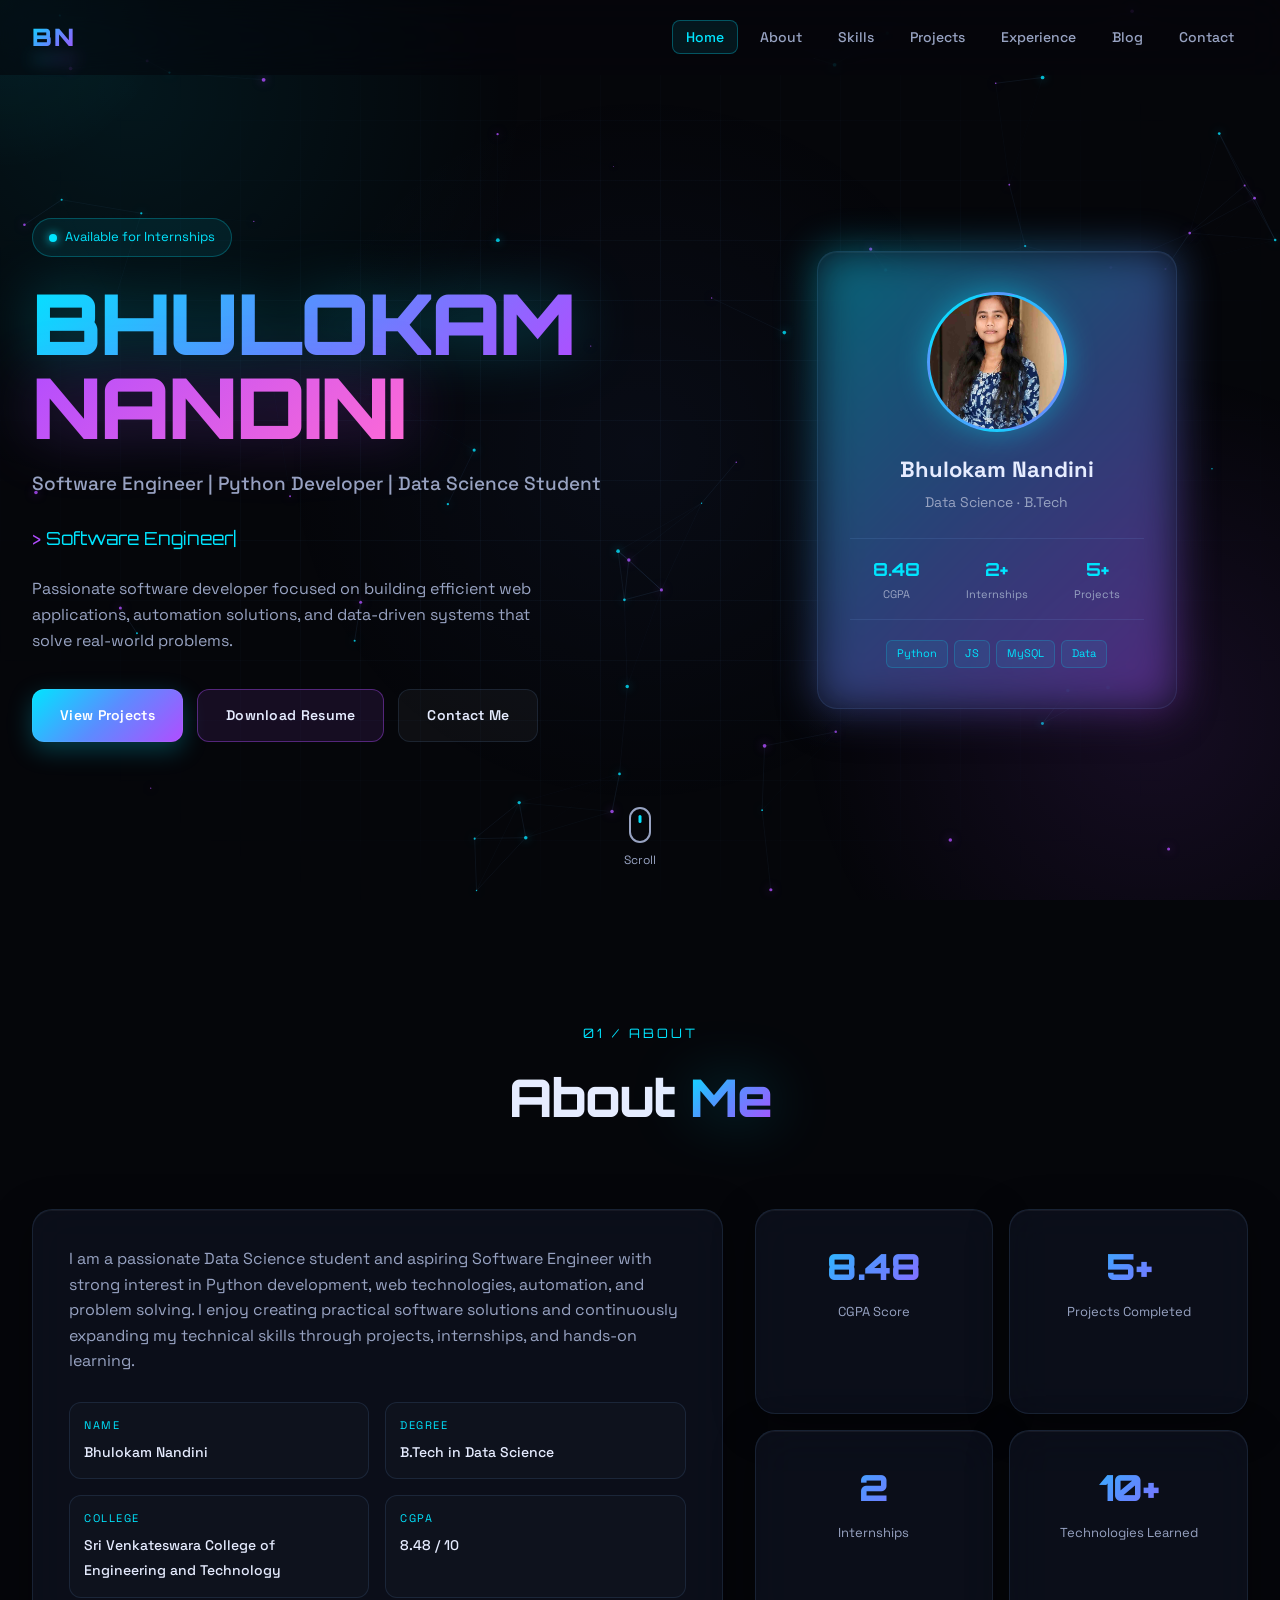
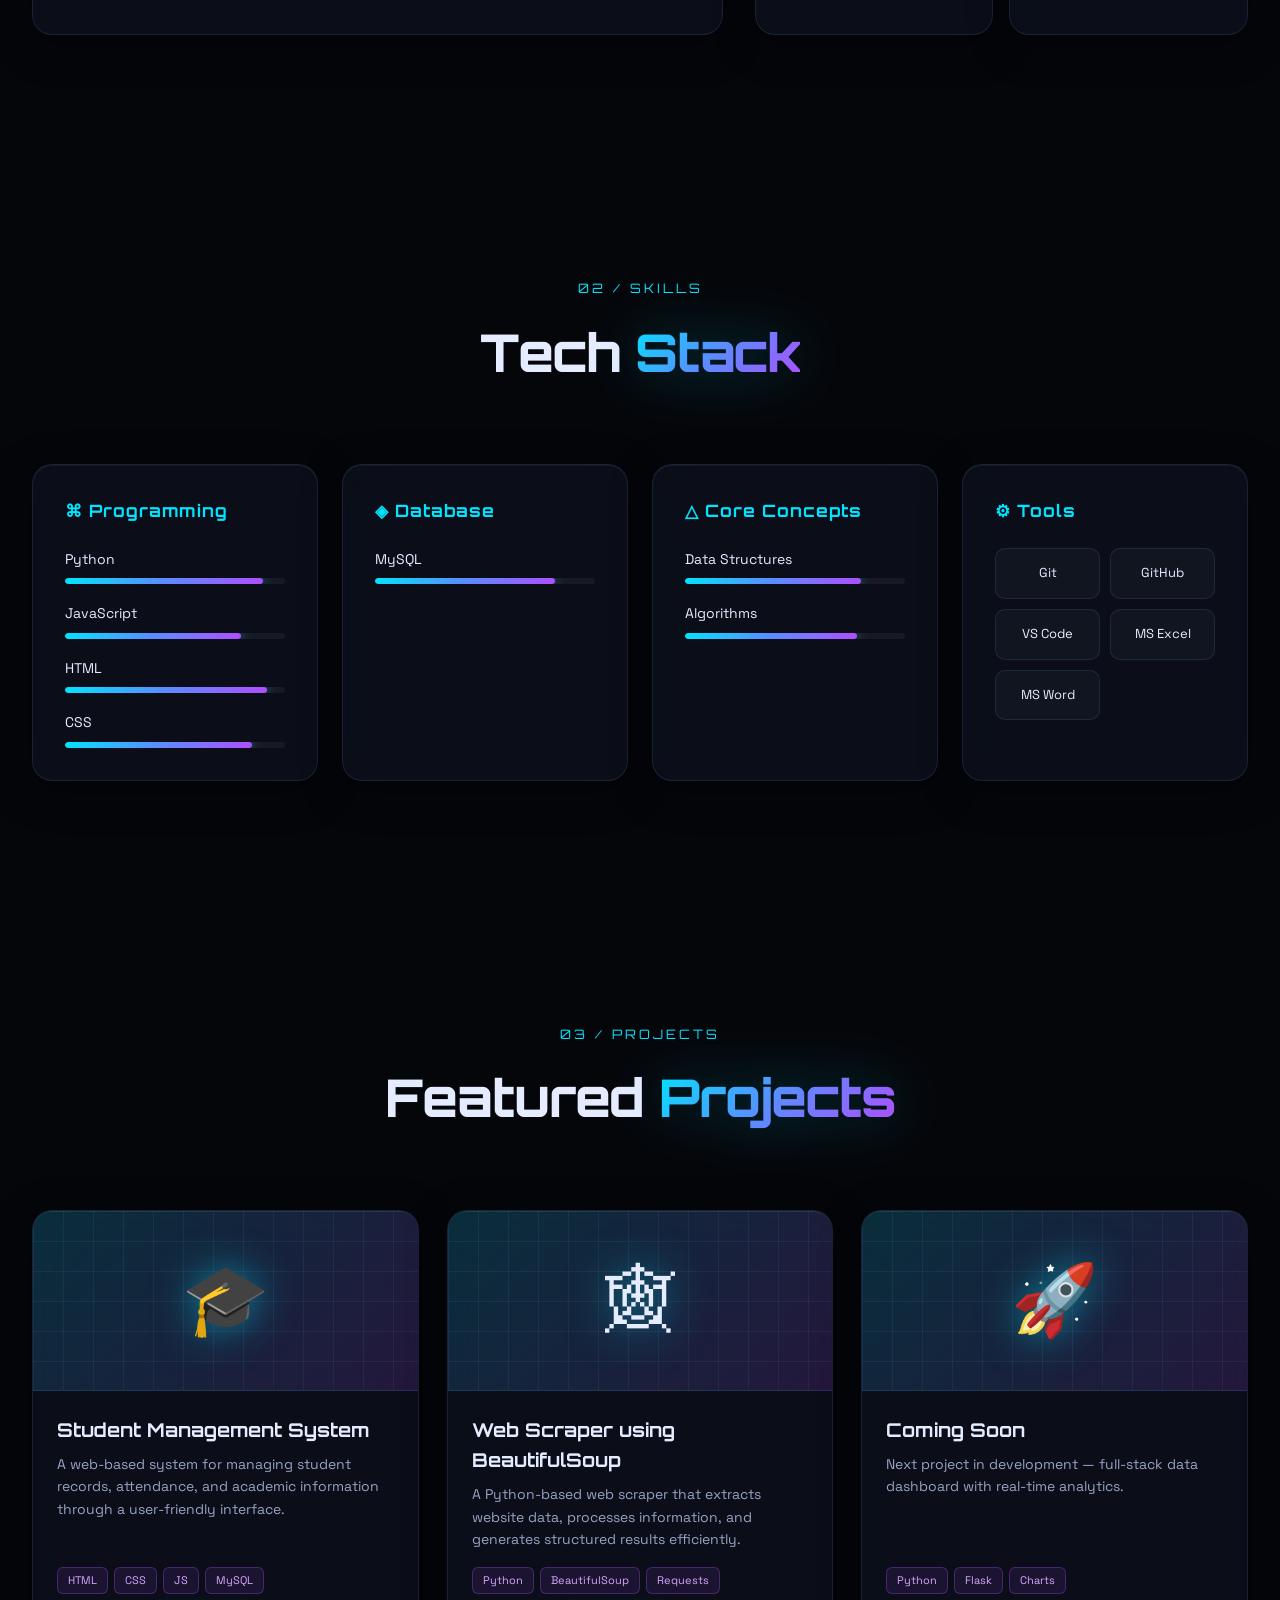
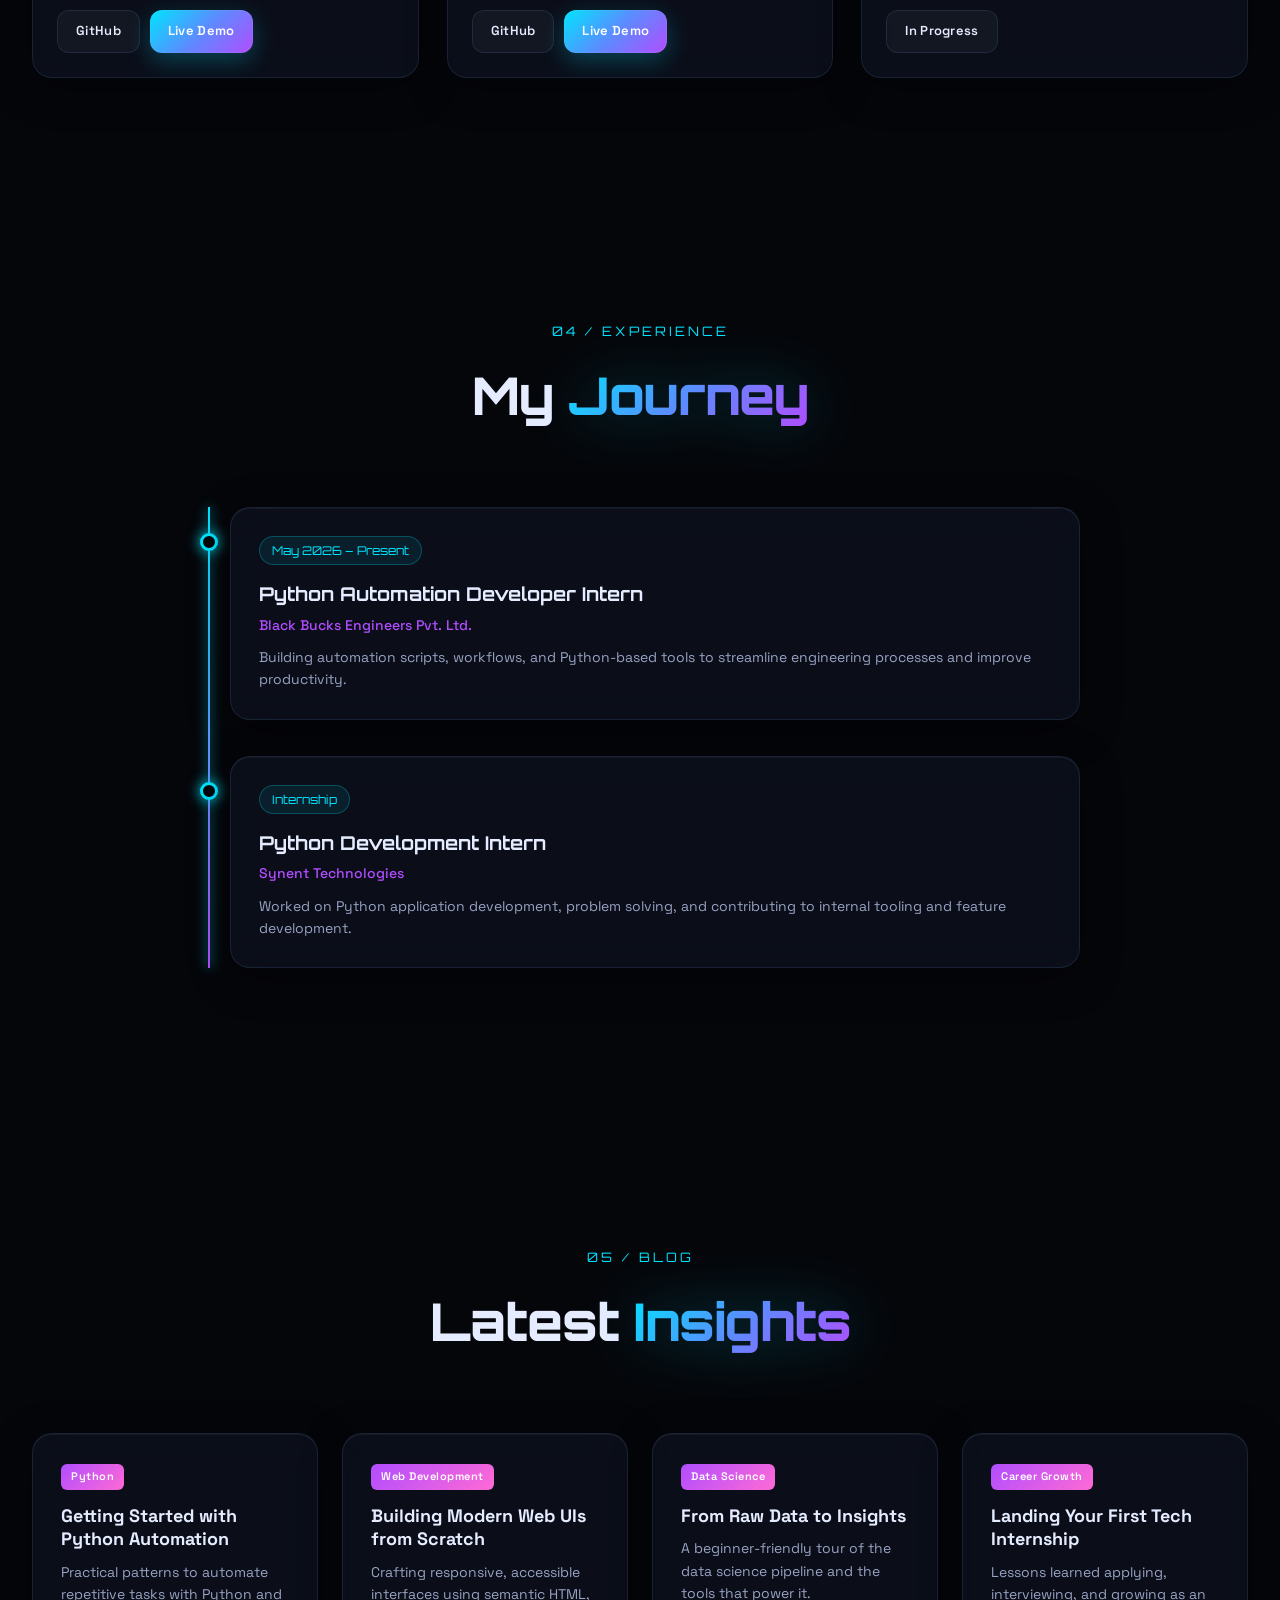
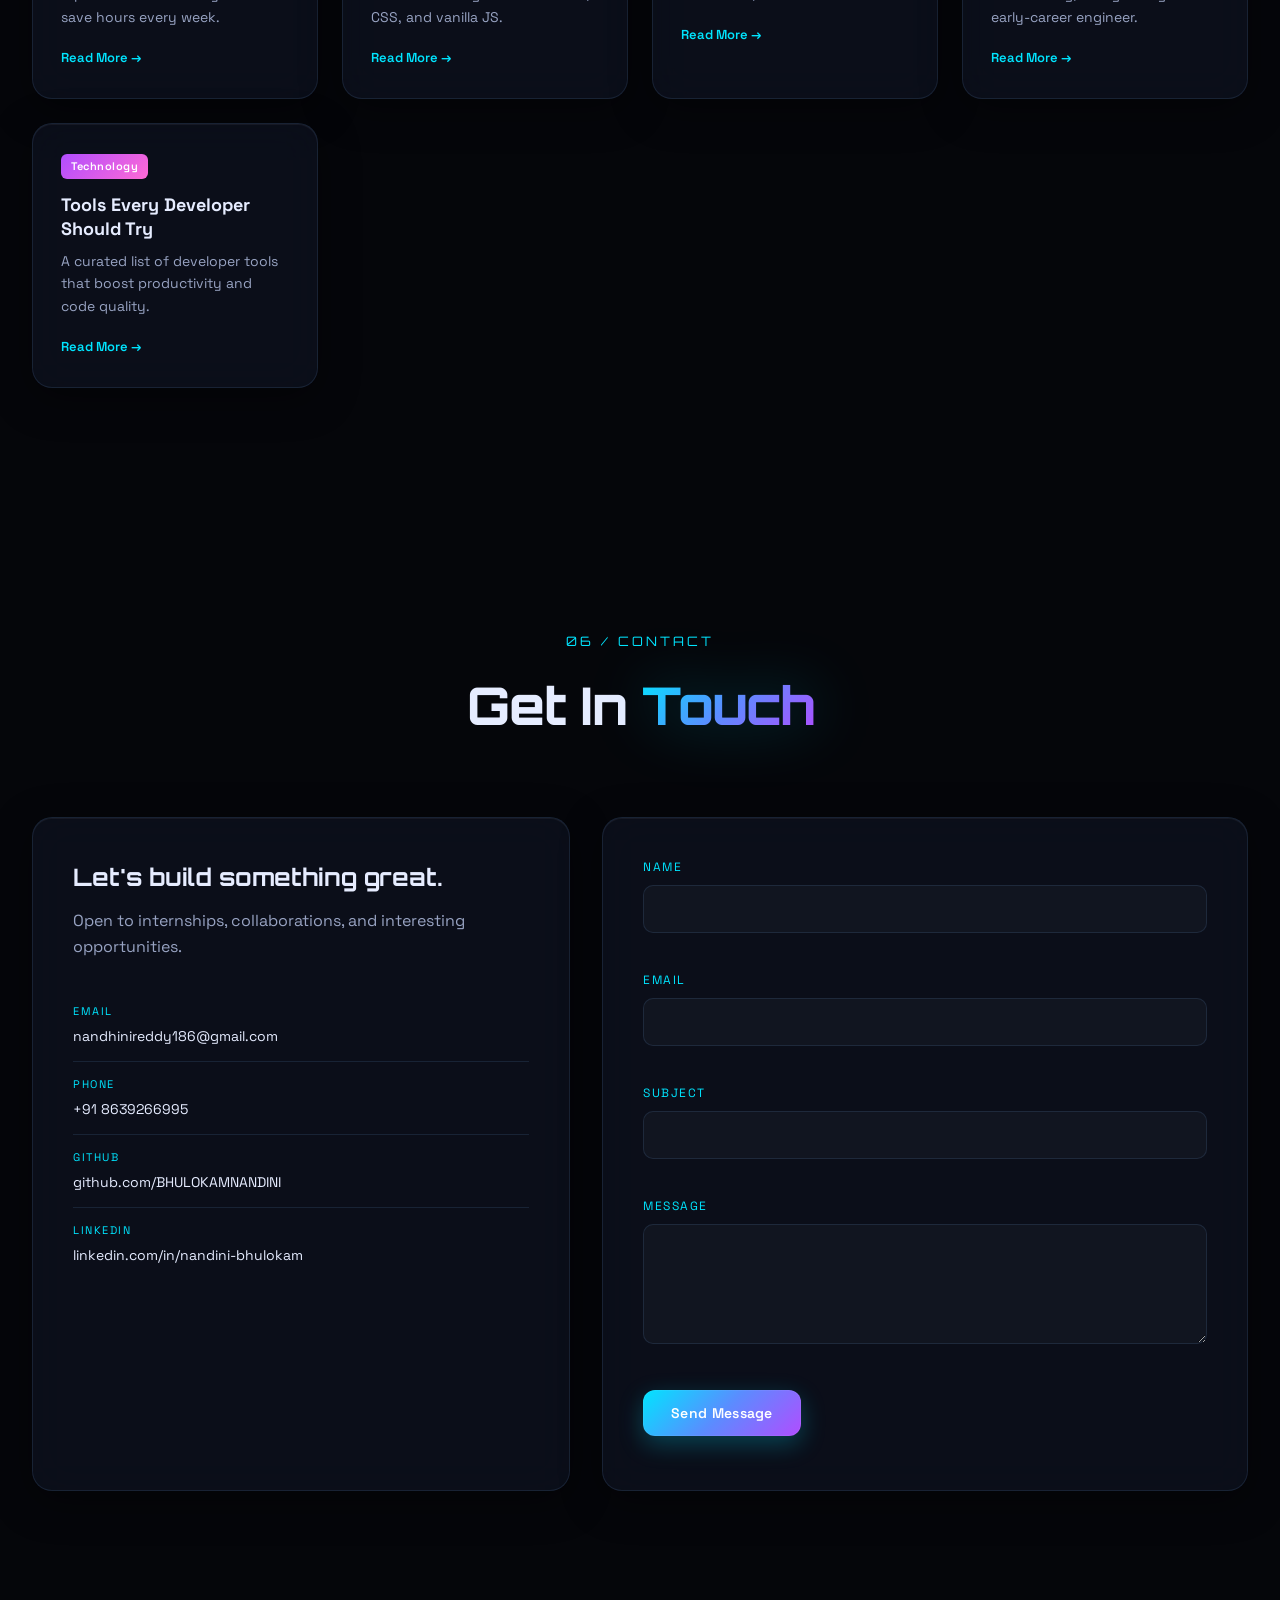
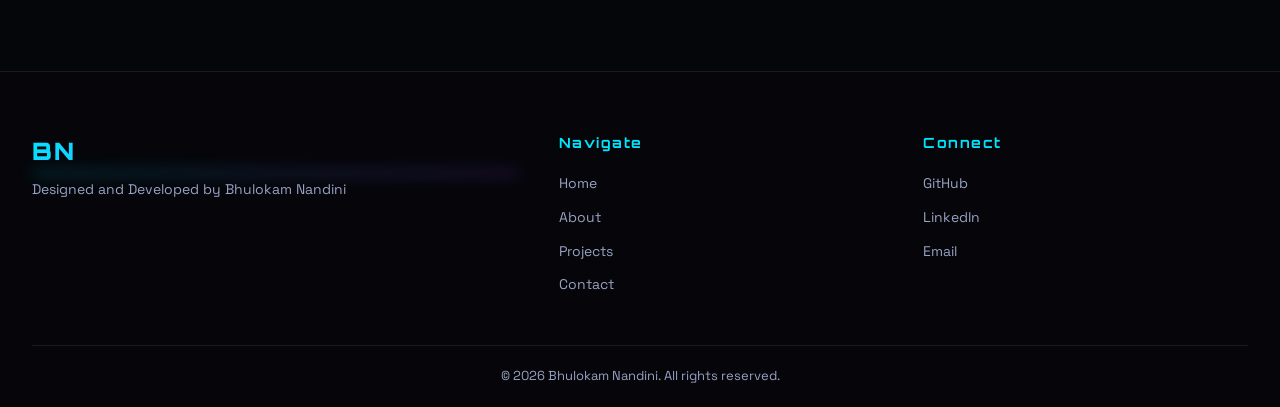
<file: index.html>
<!DOCTYPE html>
<html lang="en">
<head>
<meta charset="UTF-8" />
<meta name="viewport" content="width=device-width, initial-scale=1.0" />
<meta name="description" content="Bhulokam Nandini — Software Engineer, Python Developer & Data Science Student. Portfolio of projects, skills, and experience." />
<meta name="author" content="Bhulokam Nandini" />
<meta property="og:title" content="Bhulokam Nandini — Developer Portfolio" />
<meta property="og:description" content="Software Engineer | Python Developer | Data Science Student" />
<meta property="og:type" content="website" />
<title>Bhulokam Nandini — Developer Portfolio</title>
<link rel="preconnect" href="https://fonts.googleapis.com" />
<link rel="preconnect" href="https://fonts.gstatic.com" crossorigin />
<link href="https://fonts.googleapis.com/css2?family=Orbitron:wght@500;700;900&family=Space+Grotesk:wght@300;400;500;600;700&display=swap" rel="stylesheet" />
<link rel="stylesheet" href="style.css" />
</head>
<body>
  <!-- Loading Screen -->
  <div class="loader" id="loader">
    <div class="loader-ring"></div>
    <div class="loader-text">BN</div>
  </div>

  <!-- Scroll Progress -->
  <div class="scroll-progress" id="scrollProgress"></div>

  <!-- Particles Background -->
  <canvas id="particles"></canvas>
  <div class="grid-bg"></div>
  <div class="cursor-glow" id="cursorGlow"></div>

  <!-- Navigation -->
  <nav class="navbar" id="navbar">
    <div class="nav-container">
      <a href="#home" class="logo">BN</a>
      <ul class="nav-links" id="navLinks">
        <li><a href="#home" class="nav-link active">Home</a></li>
        <li><a href="#about" class="nav-link">About</a></li>
        <li><a href="#skills" class="nav-link">Skills</a></li>
        <li><a href="#projects" class="nav-link">Projects</a></li>
        <li><a href="#experience" class="nav-link">Experience</a></li>
        <li><a href="#blog" class="nav-link">Blog</a></li>
        <li><a href="#contact" class="nav-link">Contact</a></li>
      </ul>
      <button class="hamburger" id="hamburger" aria-label="Menu">
        <span></span><span></span><span></span>
      </button>
    </div>
  </nav>

  <!-- Hero -->
  <section id="home" class="hero">
    <div class="hero-content">
      <div class="hero-left reveal">
        <div class="hero-badge">
          <span class="dot"></span> Available for Internships
        </div>
        <h1 class="hero-title">
          <span class="gradient-text">BHULOKAM</span><br />
          <span class="gradient-text-2">NANDINI</span>
        </h1>
        <h2 class="hero-subtitle">Software Engineer | Python Developer | Data Science Student</h2>
        <div class="typing-wrapper">
          <span class="typing-prefix">&gt; </span><span id="typingText"></span><span class="cursor-blink">|</span>
        </div>
        <p class="hero-intro">
          Passionate software developer focused on building efficient web applications, automation
          solutions, and data-driven systems that solve real-world problems.
        </p>
        <div class="hero-buttons">
          <a href="#projects" class="btn btn-primary">View Projects</a>
          <a href="resume.pdf" download class="btn btn-secondary">Download Resume</a>
          <a href="#contact" class="btn btn-ghost">Contact Me</a>
        </div>
      </div>
      <div class="hero-right reveal">
        <div class="profile-card glass">
          <div class="profile-glow"></div>
          <div class="profile-avatar"><img src="profile.jpeg" alt="Bhulokam Nandini" /></div>
          <div class="profile-name">Bhulokam Nandini</div>
          <div class="profile-role">Data Science · B.Tech</div>
          <div class="profile-stats">
            <div><strong>8.48</strong><span>CGPA</span></div>
            <div><strong>2+</strong><span>Internships</span></div>
            <div><strong>5+</strong><span>Projects</span></div>
          </div>
          <div class="profile-tags">
            <span>Python</span><span>JS</span><span>MySQL</span><span>Data</span>
          </div>
        </div>
      </div>
    </div>
    <div class="scroll-indicator">
      <span></span>
      <p>Scroll</p>
    </div>
  </section>

  <!-- About -->
  <section id="about" class="section">
    <div class="container">
      <div class="section-header reveal">
        <span class="section-tag">01 / About</span>
        <h2 class="section-title">About <span class="gradient-text">Me</span></h2>
      </div>
      <div class="about-grid">
        <div class="about-text reveal glass">
          <p>
            I am a passionate Data Science student and aspiring Software Engineer with strong
            interest in Python development, web technologies, automation, and problem solving.
            I enjoy creating practical software solutions and continuously expanding my technical
            skills through projects, internships, and hands-on learning.
          </p>
          <div class="info-grid">
            <div><span>Name</span><strong>Bhulokam Nandini</strong></div>
            <div><span>Degree</span><strong>B.Tech in Data Science</strong></div>
            <div><span>College</span><strong>Sri Venkateswara College of Engineering and Technology</strong></div>
            <div><span>CGPA</span><strong>8.48 / 10</strong></div>
          </div>
        </div>
        <div class="stats-grid">
          <div class="stat-card glass reveal">
            <div class="stat-num" data-target="848" data-decimals="2">0</div>
            <div class="stat-label">CGPA Score</div>
          </div>
          <div class="stat-card glass reveal">
            <div class="stat-num" data-target="5">0</div>
            <div class="stat-label">Projects Completed</div>
          </div>
          <div class="stat-card glass reveal">
            <div class="stat-num" data-target="2">0</div>
            <div class="stat-label">Internships</div>
          </div>
          <div class="stat-card glass reveal">
            <div class="stat-num" data-target="10">0</div>
            <div class="stat-label">Technologies Learned</div>
          </div>
        </div>
      </div>
    </div>
  </section>

  <!-- Skills -->
  <section id="skills" class="section">
    <div class="container">
      <div class="section-header reveal">
        <span class="section-tag">02 / Skills</span>
        <h2 class="section-title">Tech <span class="gradient-text">Stack</span></h2>
      </div>
      <div class="skills-grid">
        <div class="skill-category glass reveal">
          <h3>⌘ Programming</h3>
          <div class="skill-list">
            <div class="skill"><span>Python</span><div class="bar"><i style="--w:90%"></i></div></div>
            <div class="skill"><span>JavaScript</span><div class="bar"><i style="--w:80%"></i></div></div>
            <div class="skill"><span>HTML</span><div class="bar"><i style="--w:92%"></i></div></div>
            <div class="skill"><span>CSS</span><div class="bar"><i style="--w:85%"></i></div></div>
          </div>
        </div>
        <div class="skill-category glass reveal">
          <h3>◈ Database</h3>
          <div class="skill-list">
            <div class="skill"><span>MySQL</span><div class="bar"><i style="--w:82%"></i></div></div>
          </div>
        </div>
        <div class="skill-category glass reveal">
          <h3>△ Core Concepts</h3>
          <div class="skill-list">
            <div class="skill"><span>Data Structures</span><div class="bar"><i style="--w:80%"></i></div></div>
            <div class="skill"><span>Algorithms</span><div class="bar"><i style="--w:78%"></i></div></div>
          </div>
        </div>
        <div class="skill-category glass reveal">
          <h3>⚙ Tools</h3>
          <div class="tools-grid">
            <div class="tool">Git</div>
            <div class="tool">GitHub</div>
            <div class="tool">VS Code</div>
            <div class="tool">MS Excel</div>
            <div class="tool">MS Word</div>
          </div>
        </div>
      </div>
    </div>
  </section>

  <!-- Projects -->
  <section id="projects" class="section">
    <div class="container">
      <div class="section-header reveal">
        <span class="section-tag">03 / Projects</span>
        <h2 class="section-title">Featured <span class="gradient-text">Projects</span></h2>
      </div>
      <div class="projects-grid">
        <article class="project-card glass reveal">
          <div class="project-thumb"><span>🎓</span></div>
          <h3>Student Management System</h3>
          <p>A web-based system for managing student records, attendance, and academic information through a user-friendly interface.</p>
          <div class="tech-badges"><span>HTML</span><span>CSS</span><span>JS</span><span>MySQL</span></div>
          <div class="project-links">
            <a href="https://github.com/BHULOKAMNANDINI" target="_blank" rel="noopener" class="btn btn-ghost btn-sm">GitHub</a>
            <a href="#" class="btn btn-primary btn-sm">Live Demo</a>
          </div>
        </article>
        <article class="project-card glass reveal">
          <div class="project-thumb"><span>🕸</span></div>
          <h3>Web Scraper using BeautifulSoup</h3>
          <p>A Python-based web scraper that extracts website data, processes information, and generates structured results efficiently.</p>
          <div class="tech-badges"><span>Python</span><span>BeautifulSoup</span><span>Requests</span></div>
          <div class="project-links">
            <a href="https://github.com/BHULOKAMNANDINI" target="_blank" rel="noopener" class="btn btn-ghost btn-sm">GitHub</a>
            <a href="#" class="btn btn-primary btn-sm">Live Demo</a>
          </div>
        </article>
        <article class="project-card glass reveal coming-soon">
          <div class="project-thumb"><span>🚀</span></div>
          <h3>Coming Soon</h3>
          <p>Next project in development — full-stack data dashboard with real-time analytics.</p>
          <div class="tech-badges"><span>Python</span><span>Flask</span><span>Charts</span></div>
          <div class="project-links">
            <a href="#" class="btn btn-ghost btn-sm">In Progress</a>
          </div>
        </article>
      </div>
    </div>
  </section>

  <!-- Experience -->
  <section id="experience" class="section">
    <div class="container">
      <div class="section-header reveal">
        <span class="section-tag">04 / Experience</span>
        <h2 class="section-title">My <span class="gradient-text">Journey</span></h2>
      </div>
      <div class="timeline">
        <div class="timeline-item reveal">
          <div class="timeline-dot"></div>
          <div class="timeline-card glass">
            <span class="timeline-date">May 2026 – Present</span>
            <h3>Python Automation Developer Intern</h3>
            <h4>Black Bucks Engineers Pvt. Ltd.</h4>
            <p>Building automation scripts, workflows, and Python-based tools to streamline engineering processes and improve productivity.</p>
          </div>
        </div>
        <div class="timeline-item reveal">
          <div class="timeline-dot"></div>
          <div class="timeline-card glass">
            <span class="timeline-date">Internship</span>
            <h3>Python Development Intern</h3>
            <h4>Synent Technologies</h4>
            <p>Worked on Python application development, problem solving, and contributing to internal tooling and feature development.</p>
          </div>
        </div>
      </div>
    </div>
  </section>

  <!-- Blog -->
  <section id="blog" class="section">
    <div class="container">
      <div class="section-header reveal">
        <span class="section-tag">05 / Blog</span>
        <h2 class="section-title">Latest <span class="gradient-text">Insights</span></h2>
      </div>
      <div class="blog-grid">
        <article class="blog-card glass reveal">
          <span class="blog-cat">Python</span>
          <h3>Getting Started with Python Automation</h3>
          <p>Practical patterns to automate repetitive tasks with Python and save hours every week.</p>
          <a href="#" class="read-more">Read More →</a>
        </article>
        <article class="blog-card glass reveal">
          <span class="blog-cat">Web Development</span>
          <h3>Building Modern Web UIs from Scratch</h3>
          <p>Crafting responsive, accessible interfaces using semantic HTML, CSS, and vanilla JS.</p>
          <a href="#" class="read-more">Read More →</a>
        </article>
        <article class="blog-card glass reveal">
          <span class="blog-cat">Data Science</span>
          <h3>From Raw Data to Insights</h3>
          <p>A beginner-friendly tour of the data science pipeline and the tools that power it.</p>
          <a href="#" class="read-more">Read More →</a>
        </article>
        <article class="blog-card glass reveal">
          <span class="blog-cat">Career Growth</span>
          <h3>Landing Your First Tech Internship</h3>
          <p>Lessons learned applying, interviewing, and growing as an early-career engineer.</p>
          <a href="#" class="read-more">Read More →</a>
        </article>
        <article class="blog-card glass reveal">
          <span class="blog-cat">Technology</span>
          <h3>Tools Every Developer Should Try</h3>
          <p>A curated list of developer tools that boost productivity and code quality.</p>
          <a href="#" class="read-more">Read More →</a>
        </article>
      </div>
    </div>
  </section>

  <!-- Contact -->
  <section id="contact" class="section">
    <div class="container">
      <div class="section-header reveal">
        <span class="section-tag">06 / Contact</span>
        <h2 class="section-title">Get In <span class="gradient-text">Touch</span></h2>
      </div>
      <div class="contact-grid">
        <div class="contact-info glass reveal">
          <h3>Let's build something great.</h3>
          <p>Open to internships, collaborations, and interesting opportunities.</p>
          <ul>
            <li><span>Email</span><a href="mailto:nandhinireddy186@gmail.com">nandhinireddy186@gmail.com</a></li>
            <li><span>Phone</span><a href="tel:+918639266995">+91 8639266995</a></li>
            <li><span>GitHub</span><a href="https://github.com/BHULOKAMNANDINI" target="_blank" rel="noopener">github.com/BHULOKAMNANDINI</a></li>
            <li><span>LinkedIn</span><a href="https://linkedin.com/in/nandini-bhulokam-a27114377" target="_blank" rel="noopener">linkedin.com/in/nandini-bhulokam</a></li>
          </ul>
        </div>
        <form class="contact-form glass reveal" id="contactForm" novalidate>
          <div class="form-group">
            <label for="name">Name</label>
            <input type="text" id="name" name="name" required maxlength="100" />
            <small class="error"></small>
          </div>
          <div class="form-group">
            <label for="email">Email</label>
            <input type="email" id="email" name="email" required maxlength="255" />
            <small class="error"></small>
          </div>
          <div class="form-group">
            <label for="subject">Subject</label>
            <input type="text" id="subject" name="subject" required maxlength="150" />
            <small class="error"></small>
          </div>
          <div class="form-group">
            <label for="message">Message</label>
            <textarea id="message" name="message" rows="5" required maxlength="1000"></textarea>
            <small class="error"></small>
          </div>
          <button type="submit" class="btn btn-primary">Send Message</button>
          <p class="form-status" id="formStatus"></p>
        </form>
      </div>
    </div>
  </section>

  <!-- Footer -->
  <footer class="footer">
    <div class="container footer-grid">
      <div>
        <div class="logo">BN</div>
        <p>Designed and Developed by Bhulokam Nandini</p>
      </div>
      <div>
        <h4>Navigate</h4>
        <ul>
          <li><a href="#home">Home</a></li>
          <li><a href="#about">About</a></li>
          <li><a href="#projects">Projects</a></li>
          <li><a href="#contact">Contact</a></li>
        </ul>
      </div>
      <div>
        <h4>Connect</h4>
        <ul>
          <li><a href="https://github.com/BHULOKAMNANDINI" target="_blank" rel="noopener">GitHub</a></li>
          <li><a href="https://linkedin.com/in/nandini-bhulokam-a27114377" target="_blank" rel="noopener">LinkedIn</a></li>
          <li><a href="mailto:nandhinireddy186@gmail.com">Email</a></li>
        </ul>
      </div>
    </div>
    <div class="footer-bottom">© <span id="year"></span> Bhulokam Nandini. All rights reserved.</div>
  </footer>

  <button class="scroll-top" id="scrollTop" aria-label="Scroll to top">↑</button>

  <script src="script.js"></script>
</body>
</html>
</file>
<file: style.css>
/* ============================================
   BHULOKAM NANDINI — Portfolio
   Futuristic Dark Theme
   ============================================ */

* { margin: 0; padding: 0; box-sizing: border-box; }

:root {
  --bg: #05060a;
  --bg-2: #0a0e1a;
  --surface: rgba(15, 20, 35, 0.6);
  --border: rgba(120, 180, 255, 0.12);
  --text: #e6ecff;
  --text-dim: #98a3c2;
  --cyan: #00e5ff;
  --purple: #b14dff;
  --blue: #5b8cff;
  --pink: #ff6ad5;
  --grad-1: linear-gradient(135deg, #00e5ff 0%, #5b8cff 50%, #b14dff 100%);
  --grad-2: linear-gradient(135deg, #b14dff 0%, #ff6ad5 100%);
  --glow-cyan: 0 0 30px rgba(0, 229, 255, 0.4);
  --glow-purple: 0 0 30px rgba(177, 77, 255, 0.4);
}

html { scroll-behavior: smooth; }

body {
  font-family: 'Space Grotesk', system-ui, sans-serif;
  background: var(--bg);
  color: var(--text);
  line-height: 1.6;
  overflow-x: hidden;
  min-height: 100vh;
  position: relative;
}

body::before {
  content: '';
  position: fixed; inset: 0;
  background:
    radial-gradient(800px circle at 10% 10%, rgba(0,229,255,0.08), transparent 50%),
    radial-gradient(700px circle at 90% 80%, rgba(177,77,255,0.1), transparent 50%),
    radial-gradient(600px circle at 50% 50%, rgba(91,140,255,0.05), transparent 60%);
  z-index: -2;
  pointer-events: none;
}

/* Grid background */
.grid-bg {
  position: fixed; inset: 0;
  background-image:
    linear-gradient(rgba(120,180,255,0.04) 1px, transparent 1px),
    linear-gradient(90deg, rgba(120,180,255,0.04) 1px, transparent 1px);
  background-size: 60px 60px;
  z-index: -1;
  pointer-events: none;
  mask-image: radial-gradient(ellipse at center, black 30%, transparent 80%);
}

#particles {
  position: fixed; inset: 0;
  width: 100%; height: 100%;
  z-index: -1; pointer-events: none;
}

/* Cursor glow */
.cursor-glow {
  position: fixed;
  width: 400px; height: 400px;
  border-radius: 50%;
  background: radial-gradient(circle, rgba(0,229,255,0.08), transparent 60%);
  pointer-events: none;
  transform: translate(-50%, -50%);
  transition: opacity 0.3s;
  z-index: 0;
  mix-blend-mode: screen;
}

/* Loader */
.loader {
  position: fixed; inset: 0;
  background: var(--bg);
  display: flex; flex-direction: column;
  align-items: center; justify-content: center;
  z-index: 9999;
  transition: opacity 0.6s ease, visibility 0.6s;
}
.loader.hide { opacity: 0; visibility: hidden; }
.loader-ring {
  width: 70px; height: 70px;
  border: 2px solid rgba(0,229,255,0.15);
  border-top-color: var(--cyan);
  border-right-color: var(--purple);
  border-radius: 50%;
  animation: spin 1s linear infinite;
}
.loader-text {
  margin-top: 24px;
  font-family: 'Orbitron', sans-serif;
  font-size: 28px; font-weight: 900;
  background: var(--grad-1);
  -webkit-background-clip: text;
  background-clip: text;
  color: transparent;
  letter-spacing: 4px;
}
@keyframes spin { to { transform: rotate(360deg); } }

/* Scroll progress */
.scroll-progress {
  position: fixed; top: 0; left: 0;
  height: 3px; width: 0%;
  background: var(--grad-1);
  z-index: 9998;
  box-shadow: var(--glow-cyan);
  transition: width 0.1s;
}

/* Navbar */
.navbar {
  position: fixed; top: 0; left: 0; right: 0;
  z-index: 1000;
  padding: 18px 0;
  background: rgba(5, 6, 10, 0.6);
  backdrop-filter: blur(20px) saturate(140%);
  -webkit-backdrop-filter: blur(20px) saturate(140%);
  border-bottom: 1px solid transparent;
  transition: all 0.3s;
}
.navbar.scrolled {
  padding: 12px 0;
  border-bottom-color: var(--border);
  background: rgba(5, 6, 10, 0.85);
}
.nav-container {
  max-width: 1280px; margin: 0 auto;
  padding: 0 32px;
  display: flex; align-items: center; justify-content: space-between;
}
.logo {
  font-family: 'Orbitron', sans-serif;
  font-weight: 900; font-size: 24px;
  text-decoration: none;
  background: var(--grad-1);
  -webkit-background-clip: text;
  background-clip: text;
  color: transparent;
  letter-spacing: 2px;
  position: relative;
}
.logo::after {
  content: ''; position: absolute;
  bottom: -4px; left: 0;
  width: 100%; height: 2px;
  background: var(--grad-1);
  filter: blur(8px); opacity: 0.7;
}
.nav-links {
  display: flex; gap: 8px; list-style: none;
}
.nav-link {
  position: relative;
  padding: 8px 14px;
  color: var(--text-dim);
  text-decoration: none;
  font-size: 14px; font-weight: 500;
  border-radius: 8px;
  transition: all 0.3s;
}
.nav-link:hover { color: var(--text); }
.nav-link.active {
  color: var(--cyan);
  background: rgba(0, 229, 255, 0.08);
}
.nav-link.active::before {
  content: ''; position: absolute;
  inset: 0; border-radius: 8px;
  box-shadow: inset 0 0 0 1px rgba(0,229,255,0.3);
}

.hamburger {
  display: none;
  flex-direction: column; gap: 5px;
  background: none; border: none; cursor: pointer;
  padding: 8px;
}
.hamburger span {
  width: 26px; height: 2px;
  background: var(--text);
  border-radius: 2px;
  transition: all 0.3s;
}
.hamburger.open span:nth-child(1) { transform: translateY(7px) rotate(45deg); }
.hamburger.open span:nth-child(2) { opacity: 0; }
.hamburger.open span:nth-child(3) { transform: translateY(-7px) rotate(-45deg); }

/* Glass utility */
.glass {
  background: var(--surface);
  border: 1px solid var(--border);
  border-radius: 20px;
  backdrop-filter: blur(20px) saturate(140%);
  -webkit-backdrop-filter: blur(20px) saturate(140%);
  box-shadow: 0 10px 40px rgba(0, 0, 0, 0.4),
              inset 0 1px 0 rgba(255, 255, 255, 0.05);
}

/* Buttons */
.btn {
  display: inline-flex; align-items: center; justify-content: center;
  padding: 14px 28px;
  border-radius: 12px;
  font-family: inherit;
  font-weight: 600; font-size: 14px;
  text-decoration: none; cursor: pointer;
  border: none;
  transition: all 0.3s cubic-bezier(0.4, 0, 0.2, 1);
  position: relative;
  letter-spacing: 0.3px;
  white-space: nowrap;
}
.btn-sm { padding: 10px 18px; font-size: 13px; }
.btn-primary {
  background: var(--grad-1);
  color: #fff;
  box-shadow: 0 8px 25px rgba(0, 229, 255, 0.25),
              0 0 0 1px rgba(255,255,255,0.05) inset;
}
.btn-primary:hover {
  transform: translateY(-2px);
  box-shadow: 0 12px 35px rgba(0, 229, 255, 0.45), var(--glow-purple);
}
.btn-secondary {
  background: rgba(177, 77, 255, 0.1);
  color: var(--text);
  border: 1px solid rgba(177, 77, 255, 0.4);
}
.btn-secondary:hover {
  background: rgba(177, 77, 255, 0.18);
  box-shadow: var(--glow-purple);
  transform: translateY(-2px);
}
.btn-ghost {
  background: rgba(255, 255, 255, 0.04);
  color: var(--text);
  border: 1px solid var(--border);
}
.btn-ghost:hover {
  background: rgba(0, 229, 255, 0.08);
  border-color: rgba(0, 229, 255, 0.4);
  color: var(--cyan);
}

/* Hero */
.hero {
  min-height: 100vh;
  display: flex; align-items: center;
  padding: 140px 32px 80px;
  position: relative;
}
.hero-content {
  max-width: 1280px; margin: 0 auto;
  width: 100%;
  display: grid;
  grid-template-columns: 1.3fr 1fr;
  gap: 60px;
  align-items: center;
}
.hero-badge {
  display: inline-flex; align-items: center; gap: 8px;
  padding: 8px 16px;
  background: rgba(0, 229, 255, 0.08);
  border: 1px solid rgba(0, 229, 255, 0.25);
  border-radius: 999px;
  font-size: 13px;
  color: var(--cyan);
  margin-bottom: 24px;
}
.hero-badge .dot {
  width: 8px; height: 8px;
  background: var(--cyan);
  border-radius: 50%;
  box-shadow: 0 0 10px var(--cyan);
  animation: pulse 2s infinite;
}
@keyframes pulse {
  0%, 100% { opacity: 1; transform: scale(1); }
  50% { opacity: 0.5; transform: scale(1.2); }
}
.hero-title {
  font-family: 'Orbitron', sans-serif;
  font-size: clamp(40px, 7vw, 84px);
  font-weight: 900;
  line-height: 1; letter-spacing: -2px;
  margin-bottom: 20px;
}
.gradient-text {
  background: var(--grad-1);
  -webkit-background-clip: text;
  background-clip: text;
  color: transparent;
  filter: drop-shadow(0 0 30px rgba(0, 229, 255, 0.3));
}
.gradient-text-2 {
  background: var(--grad-2);
  -webkit-background-clip: text;
  background-clip: text;
  color: transparent;
  filter: drop-shadow(0 0 30px rgba(177, 77, 255, 0.3));
}
.hero-subtitle {
  font-size: clamp(16px, 1.6vw, 19px);
  color: var(--text-dim);
  font-weight: 500;
  margin-bottom: 24px;
}
.typing-wrapper {
  font-family: 'Orbitron', monospace;
  font-size: 18px;
  color: var(--cyan);
  margin-bottom: 24px;
  min-height: 28px;
}
.typing-prefix { color: var(--purple); }
.cursor-blink { animation: blink 1s infinite; color: var(--cyan); }
@keyframes blink { 50% { opacity: 0; } }
.hero-intro {
  max-width: 540px;
  color: var(--text-dim);
  font-size: 16px;
  margin-bottom: 36px;
}
.hero-buttons {
  display: flex; flex-wrap: wrap; gap: 14px;
}

/* Profile card */
.hero-right { display: flex; justify-content: center; }
.profile-card {
  padding: 40px 32px;
  width: 100%; max-width: 360px;
  position: relative;
  text-align: center;
  animation: float 6s ease-in-out infinite;
}
@keyframes float {
  0%, 100% { transform: translateY(0); }
  50% { transform: translateY(-15px); }
}
.profile-glow {
  position: absolute;
  inset: -2px;
  border-radius: 20px;
  background: var(--grad-1);
  filter: blur(20px);
  opacity: 0.4;
  z-index: -1;
  animation: glowPulse 4s ease-in-out infinite;
}
@keyframes glowPulse {
  0%, 100% { opacity: 0.3; }
  50% { opacity: 0.6; }
}
.profile-avatar {
  width: 140px; height: 140px;
  margin: 0 auto 20px;
  border-radius: 50%;
  background: var(--grad-1);
  overflow: hidden;
  box-shadow: var(--glow-cyan);
  border: 3px solid rgba(0, 229, 255, 0.4);
}
.profile-avatar img {
  width: 100%; height: 100%;
  object-fit: cover;
  display: block;
}
.profile-name { font-size: 22px; font-weight: 700; margin-bottom: 4px; }
.profile-role { color: var(--text-dim); font-size: 14px; margin-bottom: 24px; }
.profile-stats {
  display: grid; grid-template-columns: repeat(3, 1fr);
  gap: 8px; margin-bottom: 20px;
  padding: 16px 0;
  border-top: 1px solid var(--border);
  border-bottom: 1px solid var(--border);
}
.profile-stats div { display: flex; flex-direction: column; }
.profile-stats strong {
  color: var(--cyan); font-size: 18px; font-family: 'Orbitron', sans-serif;
}
.profile-stats span { font-size: 11px; color: var(--text-dim); margin-top: 2px; }
.profile-tags {
  display: flex; flex-wrap: wrap; gap: 6px; justify-content: center;
}
.profile-tags span {
  padding: 4px 10px;
  background: rgba(0,229,255,0.08);
  border: 1px solid rgba(0,229,255,0.2);
  border-radius: 6px;
  font-size: 11px;
  color: var(--cyan);
}

.scroll-indicator {
  position: absolute;
  bottom: 30px; left: 50%;
  transform: translateX(-50%);
  text-align: center;
  color: var(--text-dim);
  font-size: 12px;
}
.scroll-indicator span {
  display: block;
  width: 22px; height: 36px;
  border: 2px solid var(--text-dim);
  border-radius: 12px;
  margin: 0 auto 8px;
  position: relative;
}
.scroll-indicator span::after {
  content: '';
  position: absolute;
  top: 6px; left: 50%;
  width: 3px; height: 8px;
  background: var(--cyan);
  border-radius: 2px;
  transform: translateX(-50%);
  animation: scrollDot 2s infinite;
}
@keyframes scrollDot {
  0% { opacity: 1; transform: translate(-50%, 0); }
  100% { opacity: 0; transform: translate(-50%, 14px); }
}

/* Sections */
.section {
  padding: 120px 32px;
  position: relative;
}
.container { max-width: 1280px; margin: 0 auto; }
.section-header { text-align: center; margin-bottom: 70px; }
.section-tag {
  display: inline-block;
  font-family: 'Orbitron', monospace;
  color: var(--cyan);
  font-size: 13px;
  letter-spacing: 3px;
  margin-bottom: 12px;
  text-transform: uppercase;
}
.section-title {
  font-family: 'Orbitron', sans-serif;
  font-size: clamp(32px, 5vw, 52px);
  font-weight: 800;
  letter-spacing: -1px;
}

/* About */
.about-grid {
  display: grid;
  grid-template-columns: 1.4fr 1fr;
  gap: 32px;
}
.about-text {
  padding: 36px;
}
.about-text p {
  color: var(--text-dim);
  font-size: 16px;
  margin-bottom: 28px;
}
.info-grid {
  display: grid;
  grid-template-columns: 1fr 1fr;
  gap: 16px;
}
.info-grid div {
  padding: 14px;
  background: rgba(255,255,255,0.02);
  border: 1px solid var(--border);
  border-radius: 12px;
}
.info-grid span {
  display: block;
  font-size: 11px;
  color: var(--cyan);
  text-transform: uppercase;
  letter-spacing: 1.5px;
  margin-bottom: 4px;
}
.info-grid strong { font-size: 14px; color: var(--text); font-weight: 500; }

.stats-grid {
  display: grid;
  grid-template-columns: 1fr 1fr;
  gap: 16px;
}
.stat-card {
  padding: 28px 20px;
  text-align: center;
  transition: all 0.3s;
}
.stat-card:hover {
  transform: translateY(-6px);
  border-color: rgba(0, 229, 255, 0.4);
  box-shadow: var(--glow-cyan);
}
.stat-num {
  font-family: 'Orbitron', sans-serif;
  font-size: 36px;
  font-weight: 900;
  background: var(--grad-1);
  -webkit-background-clip: text;
  background-clip: text;
  color: transparent;
  margin-bottom: 6px;
}
.stat-label { color: var(--text-dim); font-size: 13px; }

/* Skills */
.skills-grid {
  display: grid;
  grid-template-columns: repeat(auto-fit, minmax(280px, 1fr));
  gap: 24px;
}
.skill-category { padding: 32px; transition: all 0.3s; }
.skill-category:hover {
  transform: translateY(-4px);
  border-color: rgba(177, 77, 255, 0.3);
  box-shadow: var(--glow-purple);
}
.skill-category h3 {
  font-family: 'Orbitron', sans-serif;
  font-size: 17px;
  margin-bottom: 24px;
  color: var(--cyan);
  letter-spacing: 1px;
}
.skill-list { display: flex; flex-direction: column; gap: 18px; }
.skill span {
  display: block;
  font-size: 14px;
  margin-bottom: 8px;
  color: var(--text);
}
.bar {
  height: 6px;
  background: rgba(255,255,255,0.05);
  border-radius: 999px;
  overflow: hidden;
  position: relative;
}
.bar i {
  display: block;
  height: 100%;
  width: 0;
  background: var(--grad-1);
  border-radius: 999px;
  box-shadow: 0 0 12px rgba(0,229,255,0.6);
  transition: width 1.4s cubic-bezier(0.2, 0.8, 0.2, 1);
}
.bar.in-view i { width: var(--w); }
.tools-grid {
  display: grid;
  grid-template-columns: repeat(auto-fill, minmax(90px, 1fr));
  gap: 10px;
}
.tool {
  padding: 14px 8px;
  text-align: center;
  background: rgba(255,255,255,0.03);
  border: 1px solid var(--border);
  border-radius: 10px;
  font-size: 13px;
  transition: all 0.3s;
  cursor: default;
}
.tool:hover {
  background: rgba(0, 229, 255, 0.08);
  border-color: rgba(0, 229, 255, 0.4);
  color: var(--cyan);
  transform: translateY(-2px);
}

/* Projects */
.projects-grid {
  display: grid;
  grid-template-columns: repeat(auto-fit, minmax(320px, 1fr));
  gap: 28px;
}
.project-card {
  padding: 0;
  overflow: hidden;
  display: flex; flex-direction: column;
  transition: all 0.4s;
}
.project-card:hover {
  transform: translateY(-8px);
  border-color: rgba(0, 229, 255, 0.4);
  box-shadow: 0 20px 50px rgba(0, 229, 255, 0.15), var(--glow-purple);
}
.project-thumb {
  height: 180px;
  background: linear-gradient(135deg, rgba(0,229,255,0.15), rgba(177,77,255,0.15));
  border-bottom: 1px solid var(--border);
  display: flex; align-items: center; justify-content: center;
  font-size: 70px;
  position: relative;
  overflow: hidden;
}
.project-thumb::before {
  content: '';
  position: absolute; inset: 0;
  background:
    linear-gradient(rgba(120,180,255,0.08) 1px, transparent 1px),
    linear-gradient(90deg, rgba(120,180,255,0.08) 1px, transparent 1px);
  background-size: 30px 30px;
}
.project-thumb span { position: relative; filter: drop-shadow(0 0 20px rgba(0,229,255,0.5)); }
.project-card h3 {
  padding: 24px 24px 8px;
  font-size: 19px;
  font-family: 'Orbitron', sans-serif;
}
.project-card p {
  padding: 0 24px 16px;
  color: var(--text-dim);
  font-size: 14px;
  flex: 1;
}
.tech-badges {
  padding: 0 24px 16px;
  display: flex; flex-wrap: wrap; gap: 6px;
}
.tech-badges span {
  padding: 4px 10px;
  background: rgba(177, 77, 255, 0.1);
  border: 1px solid rgba(177, 77, 255, 0.3);
  border-radius: 6px;
  font-size: 11px;
  color: #d8a7ff;
}
.project-links {
  padding: 0 24px 24px;
  display: flex; gap: 10px; flex-wrap: wrap;
}
.coming-soon { opacity: 0.75; }

/* Timeline */
.timeline {
  position: relative;
  max-width: 880px;
  margin: 0 auto;
  padding-left: 30px;
}
.timeline::before {
  content: '';
  position: absolute;
  left: 8px; top: 0; bottom: 0;
  width: 2px;
  background: linear-gradient(180deg, var(--cyan), var(--purple));
  box-shadow: 0 0 12px var(--cyan);
}
.timeline-item {
  position: relative;
  margin-bottom: 36px;
}
.timeline-dot {
  position: absolute;
  left: -30px; top: 26px;
  width: 18px; height: 18px;
  background: var(--bg);
  border: 3px solid var(--cyan);
  border-radius: 50%;
  box-shadow: 0 0 14px var(--cyan);
}
.timeline-card {
  padding: 28px;
  transition: all 0.3s;
}
.timeline-card:hover {
  transform: translateX(6px);
  border-color: rgba(0, 229, 255, 0.4);
}
.timeline-date {
  display: inline-block;
  padding: 4px 12px;
  background: rgba(0,229,255,0.08);
  border: 1px solid rgba(0,229,255,0.25);
  border-radius: 999px;
  font-size: 12px;
  color: var(--cyan);
  margin-bottom: 14px;
  font-family: 'Orbitron', monospace;
}
.timeline-card h3 {
  font-size: 19px;
  font-family: 'Orbitron', sans-serif;
  margin-bottom: 4px;
}
.timeline-card h4 {
  color: var(--purple);
  font-size: 14px;
  font-weight: 500;
  margin-bottom: 10px;
}
.timeline-card p { color: var(--text-dim); font-size: 14px; }

/* Blog */
.blog-grid {
  display: grid;
  grid-template-columns: repeat(auto-fit, minmax(280px, 1fr));
  gap: 24px;
}
.blog-card { padding: 28px; transition: all 0.3s; }
.blog-card:hover {
  transform: translateY(-6px);
  border-color: rgba(0, 229, 255, 0.4);
}
.blog-cat {
  display: inline-block;
  padding: 4px 10px;
  background: var(--grad-2);
  border-radius: 6px;
  font-size: 11px;
  color: #fff;
  margin-bottom: 14px;
  font-weight: 600;
  letter-spacing: 0.5px;
}
.blog-card h3 { font-size: 18px; margin-bottom: 10px; line-height: 1.3; }
.blog-card p { color: var(--text-dim); font-size: 14px; margin-bottom: 16px; }
.read-more {
  color: var(--cyan);
  text-decoration: none;
  font-size: 13px;
  font-weight: 600;
  transition: gap 0.3s;
}
.read-more:hover { text-shadow: 0 0 10px var(--cyan); }

/* Contact */
.contact-grid {
  display: grid;
  grid-template-columns: 1fr 1.2fr;
  gap: 32px;
}
.contact-info { padding: 40px; }
.contact-info h3 {
  font-family: 'Orbitron', sans-serif;
  font-size: 24px;
  margin-bottom: 12px;
}
.contact-info > p { color: var(--text-dim); margin-bottom: 30px; }
.contact-info ul { list-style: none; }
.contact-info li {
  padding: 14px 0;
  border-bottom: 1px solid var(--border);
  display: flex; flex-direction: column;
  gap: 4px;
}
.contact-info li:last-child { border-bottom: none; }
.contact-info span {
  font-size: 11px;
  color: var(--cyan);
  text-transform: uppercase;
  letter-spacing: 1.5px;
}
.contact-info a {
  color: var(--text);
  text-decoration: none;
  font-size: 14px;
  transition: color 0.3s;
  word-break: break-all;
}
.contact-info a:hover { color: var(--cyan); }

.contact-form { padding: 40px; }
.form-group { margin-bottom: 18px; }
.form-group label {
  display: block;
  font-size: 12px;
  color: var(--cyan);
  text-transform: uppercase;
  letter-spacing: 1.5px;
  margin-bottom: 8px;
}
.form-group input,
.form-group textarea {
  width: 100%;
  padding: 14px 16px;
  background: rgba(255,255,255,0.03);
  border: 1px solid var(--border);
  border-radius: 10px;
  color: var(--text);
  font-family: inherit;
  font-size: 14px;
  transition: all 0.3s;
  resize: vertical;
}
.form-group input:focus,
.form-group textarea:focus {
  outline: none;
  border-color: var(--cyan);
  background: rgba(0, 229, 255, 0.04);
  box-shadow: 0 0 0 4px rgba(0, 229, 255, 0.08);
}
.form-group .error {
  display: block;
  color: #ff7a90;
  font-size: 12px;
  margin-top: 6px;
  min-height: 14px;
}
.form-status {
  margin-top: 14px;
  font-size: 14px;
  color: var(--cyan);
}

/* Footer */
.footer {
  border-top: 1px solid var(--border);
  padding: 60px 32px 20px;
  background: rgba(5, 6, 10, 0.6);
  margin-top: 60px;
}
.footer-grid {
  display: grid;
  grid-template-columns: 1.5fr 1fr 1fr;
  gap: 40px;
  margin-bottom: 40px;
}
.footer-grid h4 {
  font-family: 'Orbitron', sans-serif;
  font-size: 14px;
  margin-bottom: 16px;
  color: var(--cyan);
  letter-spacing: 1.5px;
}
.footer-grid ul { list-style: none; }
.footer-grid li { margin-bottom: 8px; }
.footer-grid a {
  color: var(--text-dim);
  text-decoration: none;
  font-size: 14px;
  transition: color 0.3s;
}
.footer-grid a:hover { color: var(--cyan); }
.footer-grid p { color: var(--text-dim); font-size: 14px; margin-top: 8px; }
.footer-bottom {
  text-align: center;
  padding-top: 20px;
  border-top: 1px solid var(--border);
  color: var(--text-dim);
  font-size: 13px;
}

/* Scroll to top */
.scroll-top {
  position: fixed;
  bottom: 30px; right: 30px;
  width: 48px; height: 48px;
  background: var(--grad-1);
  color: #fff;
  border: none;
  border-radius: 50%;
  font-size: 20px;
  font-weight: 700;
  cursor: pointer;
  opacity: 0;
  pointer-events: none;
  transform: translateY(20px);
  transition: all 0.3s;
  box-shadow: var(--glow-cyan);
  z-index: 999;
}
.scroll-top.show {
  opacity: 1; pointer-events: auto; transform: translateY(0);
}
.scroll-top:hover { transform: translateY(-4px); box-shadow: 0 8px 25px var(--cyan); }

/* Reveal animations */
.reveal {
  opacity: 0;
  transform: translateY(40px);
  transition: opacity 0.8s cubic-bezier(0.2, 0.8, 0.2, 1),
              transform 0.8s cubic-bezier(0.2, 0.8, 0.2, 1);
}
.reveal.in-view {
  opacity: 1; transform: translateY(0);
}

/* Responsive */
@media (max-width: 960px) {
  .hero-content { grid-template-columns: 1fr; gap: 50px; }
  .hero-right { order: -1; }
  .about-grid { grid-template-columns: 1fr; }
  .contact-grid { grid-template-columns: 1fr; }
  .footer-grid { grid-template-columns: 1fr; gap: 30px; }
}
@media (max-width: 768px) {
  .nav-links {
    position: fixed;
    top: 70px; right: 0;
    flex-direction: column;
    background: rgba(5, 6, 10, 0.95);
    backdrop-filter: blur(20px);
    padding: 24px;
    border-left: 1px solid var(--border);
    border-bottom: 1px solid var(--border);
    border-radius: 0 0 0 16px;
    transform: translateX(110%);
    transition: transform 0.4s;
    min-width: 220px;
    gap: 4px;
  }
  .nav-links.open { transform: translateX(0); }
  .hamburger { display: flex; }
  .nav-container { padding: 0 20px; }
  .hero { padding: 120px 20px 60px; }
  .section { padding: 80px 20px; }
  .info-grid { grid-template-columns: 1fr; }
  .stats-grid { grid-template-columns: 1fr 1fr; }
  .hero-buttons { flex-direction: column; align-items: stretch; }
  .btn { width: 100%; }
  .about-text, .contact-info, .contact-form { padding: 28px; }
  .cursor-glow { display: none; }
}
</file>
